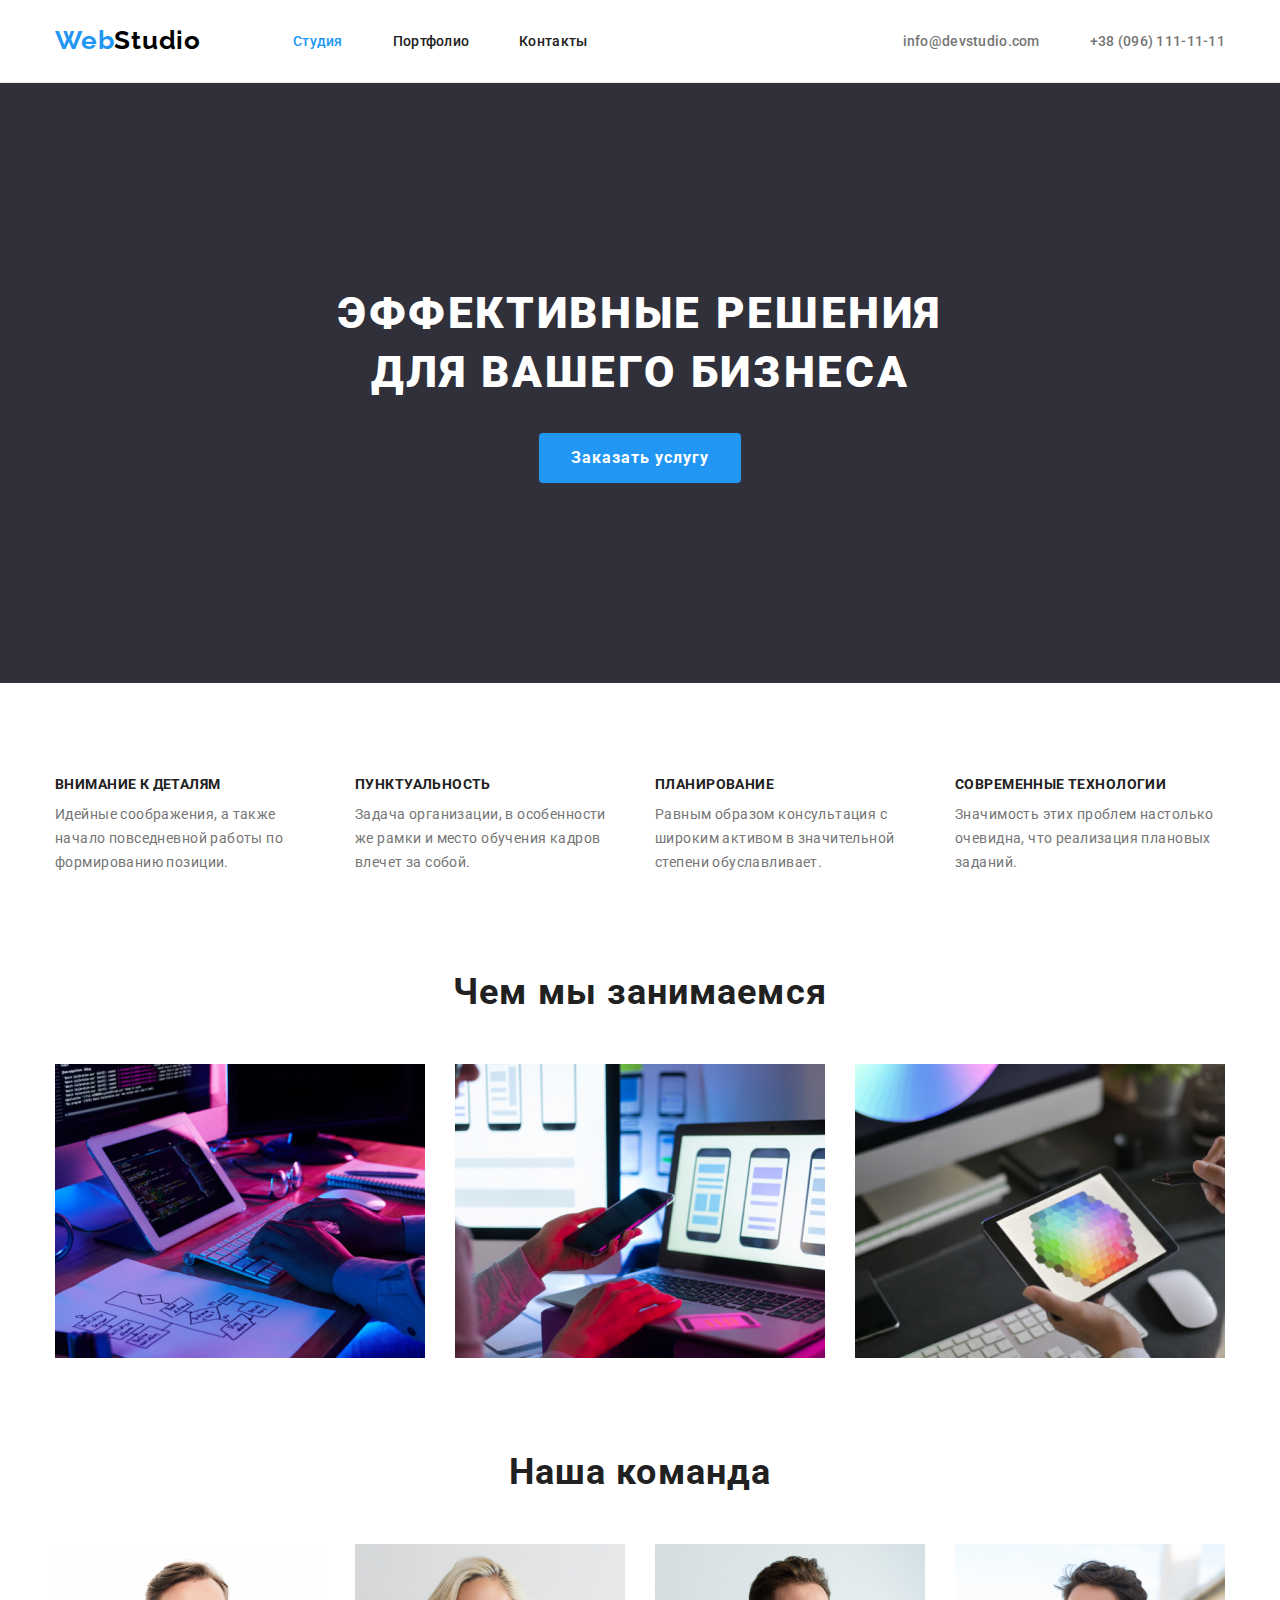
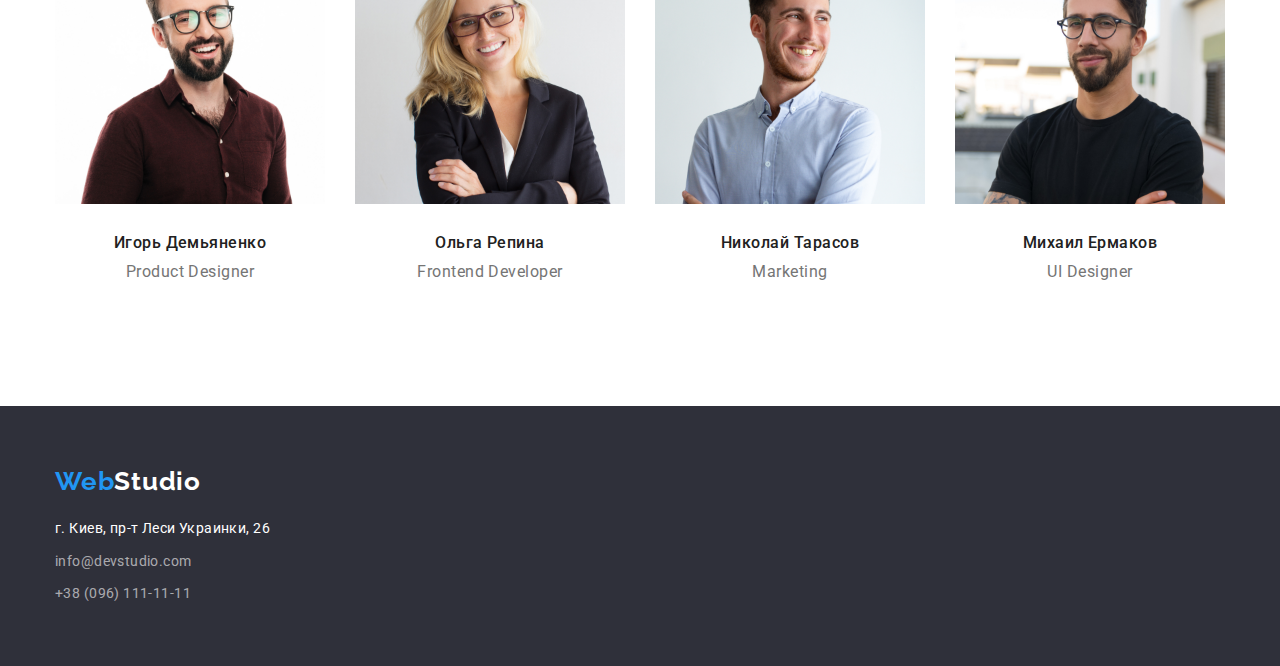
<file: index.html>
<!DOCTYPE html>
<html lang="ru">

<head>
  <meta charset="UTF-8">
  <meta name="viewport" content="width=device-width, 
  initial-scale=1.0">
  <title>WebStudio</title>
  <link rel="stylesheet" 
  href="https://cdnjs.cloudflare.com/ajax/libs/modern-normalize/1.0.0/modern-normalize.min.css">
    <link rel="preconnect" 
    href="https://fonts.gstatic.com">
    <link
      href="https://fonts.googleapis.com/css2?family=Oleo+Script&family=Raleway:wght@700&family=Roboto:wght@400;500;700;900&display=swap"
      rel="stylesheet"/>
  <link 
  rel="stylesheet" 
  href="./css/common.css" 
  />
  <link rel="stylesheet" 
  href="./css/main.css"
  />
</head>

<body class="page">
  <!-- Шапка сайта -->
  <header class="page-header">

     <div class="container">  
      <nav class="nav">

        <a href="/" lang="en" class="logo link">
          <span class="logo-web">Web</span>Studio</a>
      
        <ul class="nav-list list">
          <li class="nav-list-item">
            <a href="./index.html" class="link current">
              Студия</a>
          </li>
          <li class="nav-list-item">
            <a href="./portfolio.html" class="link">
              Портфолио</a>
          </li>
          <li class="nav-list-item">
            <a href="" class="link">
              Контакты</a>
          </li>
        </ul>
      
       </nav> 
      <!--контакты-->
      <address class="address">
        <ul class="address-list list">
          <li class="address-list-item">
            <!-- Ссылка на адрес электронной почты  -->
            <a href="mailto:info@devstudio.com" 
            class="link-mail">
              info@devstudio.com</a>
          </li>
          <li class="address-list-item">
            <!-- Ссылка на телефонный номер -->
            <a href="tel:+380961111111" 
            class="link-tel">
              +38 (096) 111-11-11</a>
          </li>
        </ul>
      </address>
     </div> 
    
  </header> 

  <main class="main">
    <!--герой-->
    <section class="hero section">

        <div class="container hero-bunner">
          <h1 class="visually-hidden">Студия создания сайтов WebStudio </h1>
          <p class="hero-title">Эффективные решения для вашего бизнеса</p>
          <button type="button" class="hero-btn">
            Заказать услугу</button>

        </div>
     
    </section>

    <!--приемущества и особенности-->
    <section class="section ">
      <!--  заголовок особенности будет скрыт -->
      
      <div class="container">
        <h2 class="visually-hidden">особенности</h2>
          <ul class="skill-list list">
            <li class="skill-item">
              <h3 class="section-title">Внимание к деталям</h3>
              <p class="text">
                Идейные соображения,
                а также начало повседневной
                работы по формированию позиции.
              </p>
            </li>
            <li class="skill-item">
              <h3 class="section-title">Пунктуальность</h3>
              <p class="text">
                Задача организации,
                в особенности же рамки и место
                обучения кадров влечет за собой.
              </p>
            </li>
            <li class="skill-item">
              <h3 class="section-title">Планирование</h3>
              <p class="text">
                Равным образом консультация
                с широким активом в значительной
                степени обуславливает.
              </p>
            </li>
            <li class="skill-item">
              <h3 class="section-title">Современные технологии</h3>
              <p class="text">
                Значимость этих проблем
                настолько очевидна, что
                реализация плановых заданий.
              </p>
            </li>
          </ul>
      </div>
      
    </section>

    <!--Примеры работ-->
    <section class="section">
      <div class="container sect">
        <h2 class="section-title-about">Чем мы занимаемся</h2>
        <ul class="work-list list">
            <li class="work-img">
              
              <img src="./images/box1.jpg" 
              alt="работа с кодом" width="370" height="294">
              
            </li>
            <li class="work-img">
              
              <img src="./images/box2.jpg" 
              alt="оптимизация для телефонов" width="370" height="294">
              
            </li>
            <li class="work-img">
              
              <img src="./images/box3.jpg" 
              alt="работа с визуалом" width="370" height="294">
              
            </li>
        </ul>
      </div>

    </section>

           <!-- команда team-->
    <section class="section">
      <div class="container team">
      <h2 class="section-title-team">Наша команда</h2>
      <ul class="work-list-team list">
      
        <li class="work-team">
          <img src="./images/card1.jpg" 
          alt="участник1" width="270" height="260">
          <div class="work-list-content">
            <p class="team-name">
              Игорь Демьяненко</p>
            <p class="team-position" lang="en">Product Designer</p>
          </div>

        </li>
        <li class="work-team">
          <img src="./images/card2.jpg" 
          alt="участник2" width="270" height="260">
          <div class="work-list-content">
            <p class="team-name">
              Ольга Репина</p>
            <p class="team-position" lang="en">Frontend Developer</p>
          </div>

        </li>
        <li class="work-team">
          <img src="./images/card3.jpg" 
          alt="участник3" width="270" height="260">
          <div class="work-list-content">
            <p class="team-name">
              Николай Тарасов</p>
            <p class="team-position" lang="en">Marketing</p>
          </div>

        </li>
        <li class="work-team">
          <img src="./images/card4.jpg" 
          alt="участник4" width="270" height="260">
          <div class="work-list-content">
            <p class="team-name">
              Михаил Ермаков</p>
            <p class="team-position" lang="en">UI Designer</p>
          </div>

        </li>

      </ul>
      </div>

    </section>
  </main>

<!-- Футер -->
  <footer class="footer">
      
      <div class="container">
        <a href="/" lang="en" 
        class="footer-logo link">
        <span class="logo-web">Web</span>Studio</a>
        <div class="foot-nav">
        <address class="footer-address">
          <ul class="footer-address-list list">
            <li class="footer-address-list-item-add">
              <a href="https://goo.gl/maps/7p2n6qCXevgdCQAM8" 
              class="link-address">
                г. Киев, пр-т Леси Украинки, 26</a>
            </li>
        
            <li class="footer-address-list-item">
              <!-- Ссылка на адрес электронной почты  -->
              <a href="mailto:info@devstudio.com" 
              class="foot-link-mail">
                info@devstudio.com</a>
            </li>
            <li class="footeraddress-list-item">
              <!-- Ссылка на телефонный номер -->
              <a href="tel:+380961111111" 
              class="foot-link-tel">
                +38 (096) 111-11-11</a>
            </li>
          </ul>
        </address>
        </div>


      </div>

  </footer>
</body>
</html>
</file>
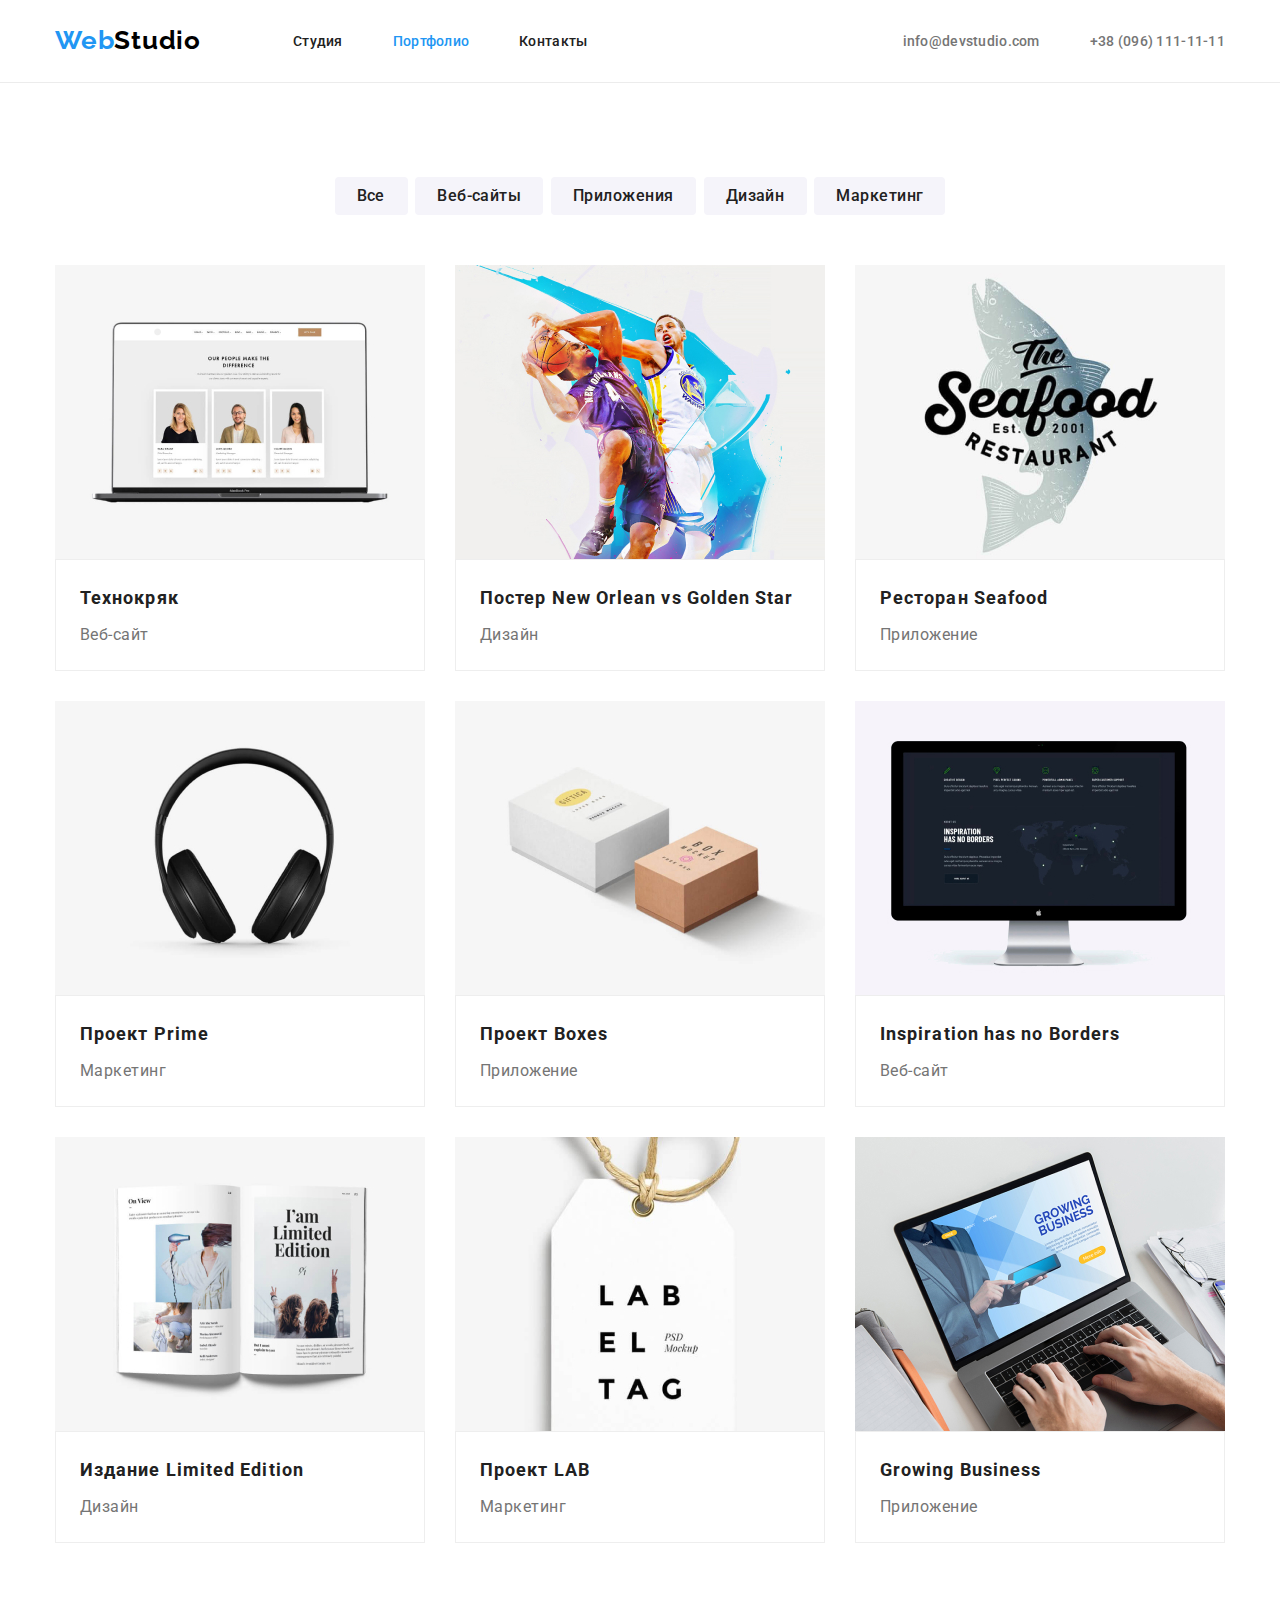
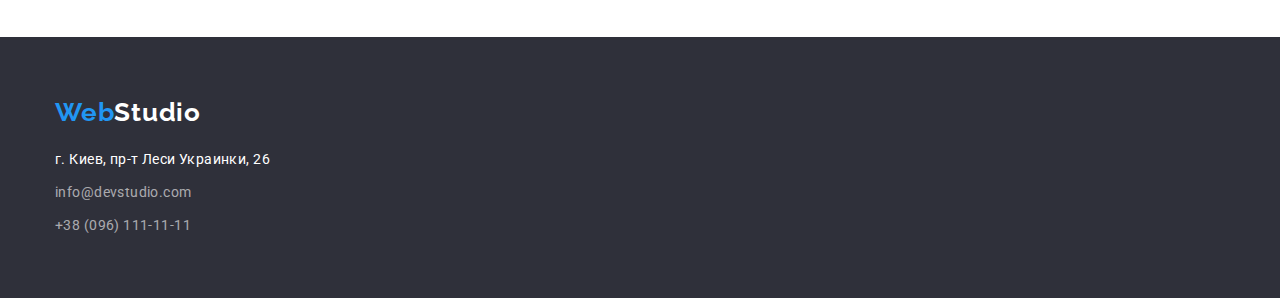
<file: portfolio.html>
<!DOCTYPE html>
<html lang="ru">
  
<head>
  <meta charset="UTF-8"/>
  <meta name="viewport" content="width=device-width, 
  initial-scale=1.0"/>
  <title>Portfolio</title>
  <link rel="stylesheet" 
  href="https://cdnjs.cloudflare.com/ajax/libs/modern-normalize/1.0.0/modern-normalize.min.css">
  <link rel="preconnect" 
  href="https://fonts.gstatic.com"/>
  <link
    href="https://fonts.googleapis.com/css2?family=Oleo+Script&family=Raleway:wght@700&family=Roboto:wght@400;500;700&display=swap"
    rel="stylesheet"/>
  <link 
  rel="stylesheet" 
  href="./css/common.css" 
  />
  <link rel="stylesheet" 
  href="./css/portfolio.css" 
  />
</head>

<body class="page">
  <!-- Шапка сайта -->
  <header class="page-header">

    <div class="container">
    <nav class="nav">

      <a href="/" lang="en" class="logo link">
        <span class="logo-web">Web</span>Studio</a>

      <ul class="nav-list list">
        <li class="nav-list-item">
          <a href="./index.html" class="link">
            Студия</a>
        </li>
        <li class="nav-list-item">
          <a href="./portfolio.html" class="link current">
            Портфолио</a>
        </li>
        <li class="nav-list-item">
          <a href="" class="link">
            Контакты</a>
        </li>
      </ul>
         
    </nav>
    <!--контакты-->
     <address class="address">
       <ul class="address-list list">
          <li class="address-list-item">
        <!-- Ссылка на адрес электронной почты  -->
        <a href="mailto:info@devstudio.com" 
        class="link-mail">
          info@devstudio.com</a>
          </li>
          <li class="address-list-item">
        <!-- Ссылка на телефонный номер -->
        <a href="tel:+380961111111" 
        class="link-tel">
          +38 (096) 111-11-11</a>
          </li>
    </ul>
  </address>
  </div>

  </header>

  <main class="main">
    <!-- фильтр -->
    <section class="portfolio container">
      <!-- filtr -->
      <div class=" fil">
      <h1 class="visually-hidden">Фильтр проектов</h1>

      <ul class="fil-list list">
        <li class="fil-list-item ">
          <button class="fil-btn fil-all" 
          type="button">
            Все
          </button>
        </li>
        <li class="fil-list-item">
          <button class="fil-btn fil-web" 
          type="button">
            Веб-сайты
          </button>
        </li>
        <li class="fil-list-item">
          <button class="fil-btn fil-applic" 
          type="button">
            Приложения
          </button>
        </li>
        <li class="fil-list-item">
          <button class="fil-btn fil-design" 
          type="button">
            Дизайн
          </button>
        </li>
        <li class="fil-list-item">
          <button class="fil-btn fil-market" 
          type="button">
            Маркетинг
          </button>
        </li>
      </ul>
      </div>

      <div class="proj">
        <h2 class="visually-hidden">Портфолио</h2>

        <ul class="proj-list list">
          <!-- === a Монитор ноутбука с лицами === -->
          <li class="proj-item">
            <a class="link" href="">
              <img src="./images/portfolio/imgtehno.jpg" 
              alt="Монитор ноутбука с лицами" width="370" height="294">
              <div class="proj-text">
                <h3 class="work-title">
                Технокряк</h3>
              <p class="work-text">
                Веб-сайт</p>
              </div>
              
            </a>
          </li>
          <!-- === b Известные баскетболисты с мячем === -->
          <li class="proj-item">
            <a class="link" href=""><img src="./images/portfolio/imgstar.jpg" 
              alt="Известные баскетболисты с мячем" width="370" height="294">
              <div class="proj-text">
                <h3 lang="en" class="work-title">
                Постер New Orlean vs Golden Star</h3>
              <p class="work-text">
                Дизайн</p>
              </div>
              
            </a>
          </li>
          <!-- === c логотип ресторана сиафуд === -->
          <li class="proj-item">
            <a class="link" href=""><img src="./images/portfolio/imgseafood.jpg" 
              alt="логотип ресторана сиафуд" width="370" height="294">
              <div class="proj-text">
                <h3 lang="en" class="work-title">
                Ресторан Seafood</h3>
              <p class="work-text">
                Приложение</p>
              </div>
              
            </a>
          </li>
          <!-- === d наушники === -->
          <li class="proj-item">
            <a class="link" href=""><img src="./images/portfolio/imgprime.jpg" 
              alt="наушники" width="370" height="294">
              <div class="proj-text">
                <h3 lang="en" class="work-title">
                Проект Prime</h3>
              <p class="work-text">
                Маркетинг</p>
              </div>
              
            </a>
          </li>
          <!-- === e две коробки на белом фоне === -->
          <li class="proj-item">
            <a class="link" href=""><img src="./images/portfolio/imgboxes.jpg" 
              alt="две коробки на белом фоне" width="370" height="294">
              <div class="proj-text">
                <h3 lang="en" class="work-title">
                Проект Boxes</h3>
              <p class="work-text">
                Приложение</p>
              </div>
              
            </a>
          </li>
          <!-- === f Монитор компа === -->
          <li class="proj-item">
            <a class="link" href=""><img src="./images/portfolio/imgnobord.jpg" 
              alt="Монитор компа" width="370" height="294">
              <div class="proj-text">
                <h3 lang="en" class="work-title">
                Inspiration has no Borders</h3>
              <p class="work-text">
                Веб-сайт</p>
              </div>
              
            </a>
          </li>
          <!-- === g раскрытый журнал === -->
          <li class="proj-item">
            <a class="link" href=""><img src="./images/portfolio/imglimedit.jpg" 
              alt="раскрытый журнал" width="370" height="294">
              <div class="proj-text">
                 <h3 lang="en" class="work-title">
                Издание Limited Edition</h3>
              <p class="work-text">
                Дизайн</p>
              </div>
             
            </a>
          </li>
          <!-- === h бирка на шнурке === -->
          <li class="proj-item">
            <a class="link" href=""><img src="./images/portfolio/imglab.jpg" 
              alt="бирка на шнурке" width="370" height="294">
              <div class="proj-text">
                <h3 class="work-title">
                Проект LAB</h3>
              <p class="work-text">
                Маркетинг</p>
              </div>
              
            </a>
          </li>
          <!-- === i Монитор ноутбука с приложением === -->
          <li class="proj-item">
            <a class="link" href=""><img src="./images/portfolio/imgbusiness.jpg" 
              alt="Монитор ноутбука с приложением" width="370"
                height="294">
                <div class="proj-text">
                  <h3 lang="en" class="work-title">
                Growing Business</h3>
              <p class="work-text">
                Приложение</p>
                </div>
              
            </a>
          </li>
        </ul>
      </div>

      </section>
    </main>
    <!-- Футер -->
    <footer class="footer">

      <div class="container">
        <a href="/" lang="en" 
        class="footer-logo link">
        <span class="logo-web">Web</span>Studio</a>
         <div class="foot-nav">
        <address class="footer-address">
          <ul class="footer-address-list list">
            <li class="footer-address-list-item-add">
              <a href="https://goo.gl/maps/7p2n6qCXevgdCQAM8" 
              class="link-address">
                г. Киев, пр-т Леси Украинки, 26</a>
            </li>
        
            <li class="footer-address-list-item">
              <!-- Ссылка на адрес электронной почты  -->
              <a href="mailto:info@devstudio.com" 
              class="foot-link-mail">
                info@devstudio.com</a>
            </li>
            <li class="footer-address-list-item">
              <!-- Ссылка на телефонный номер -->
              <a href="tel:+380961111111" 
              class="foot-link-tel">
                +38 (096) 111-11-11</a>
            </li>
          </ul>
        </address>
         </div>


      </div>
           
    </footer>
  </body>
</html>
</file>
<file: css/common.css>
:root {
  /*цвет основного текста #757575*/
  --primary-text-color: #757575;
  /* вторичный цвет  #212121 */
  --title-text-color: #212121;
  /* акцент #2196F3*/
  --accent-color: #2196f3;
  /* ==== белый цвет ======= */
  --primary-white-color: #ffffff;

  --main-font: 'Roboto', sans-serif;

  --secondary-font: 'Raleway', 'Oleo Script', sans-serif;
}
/* ============ body ========== */
body {
  background-color: var(--primary-white-color);
  color: var(--primary-text-color);
  font-family: var(--main-font);
}
/* *,
      ::after,
      ::before {margin: 0; padding: 0;}
       */
/* ul {
  list-style: none;
  text-decoration: none;
}
a {
  text-decoration: none;
  list-style: none;
} */
.list {
  list-style: none;
}
.link {
  text-decoration: none;
}

h1,
h2,
h3,
h4,
h5,
h6 {
  margin: 0;
}

ul,
ol {
  margin: 0;
  padding: 0;
}

p {
  margin: 0;
}
img {
  display: block;
}

.container {
  width: 1200px;
  padding: 0 15px;
  margin: 0 auto;
}
.section {
  margin-bottom: 94px;
  /* padding-top: 94px; */
  /* padding-bottom: 94px; */
}
.portfolio {
  padding-top: 94px;
  padding-bottom: 94px;
  /* border-left: 0px;
  border-right: 0px;
  border-top: 1px solid #ececec; */
}
/* ================ Heder ==================== */
.page-header .container {
  display: flex;
  align-items: center;
}

.page-header {
  border-bottom: 1px solid #ececec;
}

/* width: 1222px; 
    min-height: 105px;
    margin: 0 auto; */

.page-header .logo {
  margin-right: 93px;
}
.nav {
  display: flex;
  align-items: center;
}

.logo {
  display: block;
  width: 145px;
  padding-top: 24px;
  border: 0px;
  padding-bottom: 25px;
}
/* display: flex; */
.nav-list {
  display: flex;
  border: 0px;
  padding-top: 32px;
  padding-bottom: 32px;
  /* margin-left: 93px; */
}
.nav-list-item:not(:last-child) {
  margin-right: 50px;
}
.page-header .address {
  /* display: flex;*/
  margin-left: auto;
}

.address-list {
  display: flex;

  border: 0px;
  padding-top: 32px;
  padding-bottom: 32px;
}
.address-list-item:not(:last-child) {
  margin-right: 50px;
}
/* =========logo========== */

.logo {
  font-family: var(--secondary-font);
  font-style: normal;
  font-weight: 700;
  font-size: 26px;
  line-height: 1.19;
  letter-spacing: 0.03em;
  color: #000000;
}
.logo-web {
  font-family: var(--secondary-font);
  font-style: normal;
  font-weight: 700;
  font-size: 26px;
  line-height: 1.19;
  letter-spacing: 0.03em;
  color: var(--accent-color);
}
/* =========logo end ========== */

/* ============ site-nav ============ */
.nav-list .link {
  font-weight: 500;
  font-size: 14px;
  line-height: 1.14;
  letter-spacing: 0.02em;
  color: var(--title-text-color);
  text-decoration: none;
}
.link-mail {
  font-style: normal;
  font-weight: 500;
  font-size: 14px;
  line-height: 1.14;
  letter-spacing: 0.02em;
  color: var(--primary-text-color);
  text-decoration: none;
}
.link-tel {
  font-style: normal;
  font-weight: 500;
  font-size: 14px;
  line-height: 1.14;
  letter-spacing: 0.02em;
  color: var(--primary-text-color);
  text-decoration: none;
}

.nav-list .link:hover,
.nav-list .link:focus {
  color: var(--accent-color);
}

.nav-list .link.current {
  color: var(--accent-color);
}
/* ============ site-nav end ============ */

/* ================ Heder end ==================== */

/* =========== hero ============== */
/* перенесены в файл "main" этой же папки  */
/* =========== hero end ============== */
.visually-hidden {
  position: absolute;
  width: 1px;
  height: 1px;
  margin: -1px;
  border: 0;
  padding: 0;

  white-space: nowrap;
  clip-path: imset(100%);
  clip: rect(0 0 0 0);
}
/*== приемущества и особенности skill =====*/
/* перенесены в файл "main" этой же папки  */
/* ============ end sill =========== */

/* =====--Примеры работ--====== */
/* перенесены в файл "main" этой же папки  */
/* =====--Примеры работ end--====== */

/* ========== команда team ========== */
/* перенесены в файл "main" этой же папки  */
/* =====-- команда team end--====== */

/* =========-- Футер --=========== */
.footer {
  background-color: #2f303a;
  min-height: 252px;
  padding-top: 60px;
  padding-bottom: 60px;
}

.footer-logo {
  font-family: var(--secondary-font);
  font-style: normal;
  font-weight: 700;
  font-size: 26px;
  line-height: 1.19;
  letter-spacing: 0.03em;
  color: var(--primary-white-color);

  display: block;
  width: 145px;

  border: 0px;
  margin-bottom: 20px;
}

.footer-address-list {
  min-height: 81px;
}
.footer-address-list-item:nth-last-child(2) {
  /* background-color: orange; */
  margin: 9px 0;
}
.link-address {
  font-style: normal;
  font-weight: 400;
  font-size: 14px;
  line-height: 1.71;
  letter-spacing: 0.03em;
  text-decoration: none;
  color: var(--primary-white-color);
  width: 231px;
  height: 21px;
}

.foot-link-mail {
  font-style: normal;
  font-weight: 400;
  font-size: 14px;
  line-height: 1.71;
  letter-spacing: 0.03em;
  text-decoration: none;
  color: rgba(255, 255, 255, 0.6);
  width: 231px;
  height: 21px;
}
.foot-link-tel {
  font-style: normal;
  font-weight: 400;
  font-size: 14px;
  line-height: 1.71;
  letter-spacing: 0.03em;
  text-decoration: none;
  color: rgba(255, 255, 255, 0.6);
  width: 231px;
  height: 21px;
}

/* =========-- Футер end --=========== */

/* ==============WORK=========== */

.navigation-list-link.current {
  color: var(--accent-color);
}

/* =======portfolio filtr=========== */
/* .portfolio-list {
  display: flex;
} */

/* projects */
</file>
<file: css/main.css>
/* цвет логотипа #2196F3 и #000000 */
/* белый #ffffff */
/* фон #e5e5e5  и f5f4fa */

/* =========== hero ============== */
.hero {
  min-height: 600px;
  background-color: #2f303a;
  display: flex;
  justify-content: center;
  align-items: center;
  /* padding: 200px auto 280px; */
}

/* .hero-bunner {
  
} */

.hero-title {
  color: #ffffff;
  font-weight: 900;
  font-size: 44px;
  line-height: 1.36;
  text-align: center;
  letter-spacing: 0.06em;
  text-transform: uppercase;
  width: 696px;
  margin: auto;
}

.hero-btn {
  min-width: 200px;
  height: 50px;
  border: 0;
  cursor: pointer;
  border-radius: 4px;

  font-weight: 700;
  font-size: 16px;
  line-height: 1.87;
  letter-spacing: 0.06em;

  margin: auto;
  margin-top: 30px;
  display: flex;
  align-items: center;
  text-align: center;
  padding: 10px 32px;
  /* box-shadow: 0px 4px 4px rgba(0, 0, 0, 0.15); */
  color: #ffffff;
  background-color: var(--accent-color);
}

/* .hero-btn:hover,
       .hero-btn:focus {

}     */
/* =========== hero end ============== */
/* =========== section =========== */
.section {
  /* padding-top: 94px;*/
  /* padding-bottom: 94px; */
}
/*--приемущества и особенности-->*/ /* ========= skill ========= */
.skill-list {
  color: var(--primary-text-color);
  display: flex;
  flex-wrap: wrap;
  /* margin-top: 94px;
  margin-bottom: 94px; */
  margin-left: -30px;
  padding: 0;

  /* outline: 1px solid; */
}
.skill-item {
  min-height: 101px;
  width: 270px;

  margin-left: 30px;
  flex-basis: calc(100% / 4 -30px);
  /* outline: 1px solid; */
  /*  
      height: 101px;
     .skill-item:not(:last-child) {
     margin-top: 30px;
        */
}
/* 
*/

.skill-item .section-title {
  font-weight: 700;
  font-size: 14px;
  line-height: 1.14;
  letter-spacing: 0.03em;
  text-transform: uppercase;
  color: var(--title-text-color);
}
.text {
  margin-top: 10px;

  font-weight: 400;
  font-size: 14px;
  line-height: 1.71;
  letter-spacing: 0.03em;
  color: var(--primary-text-color);
}

/* ========= skill end ========= */

/* ============ <!--Примеры работ--> ============ */

.work-list {
  display: flex;
  margin-top: 50px;
  /* margin-bottom: 94px; */
}
.work-list .work-img:not(:last-child) {
  margin-right: 30px;
  padding: 0;
  border: 0;
}
.section-title-about,
.section-title-team {
  font-weight: 700;
  font-size: 36px;
  line-height: 1.16;
  text-align: center;
  letter-spacing: 0.03em;
  color: var(--title-text-color);
}
/* ============ <!--Примеры работ end--> ============ */

/* ========== команда team ========== */
.section-title-team {
  /* margin-top: 188px; */
  margin-bottom: 50px;
}
.work-list-team {
  /* margin-bottom: 94px; */
  display: flex;
  justify-content: space-between;
}
.team-name {
  margin-bottom: 10px;
}
.work-list-content {
  padding-top: 30px;
  padding-bottom: 30px;
}
/* .work-list-team .work-team:not(:last-child) {
  margin-right: 30px;
  padding: 0;
  border: 0;
} */
.work-list-team .team-name {
  font-weight: 500;
  font-size: 16px;
  line-height: 1.18;
  letter-spacing: 0.03em;
  color: var(--title-text-color);
  text-align: center;
}
.team-position {
  font-weight: 400;
  font-size: 16px;
  line-height: 1.18;
  letter-spacing: 0.03em;
  color: var(--primary-text-color);
  text-align: center;
}
/* ========== examples ======== */
</file>
<file: css/portfolio.css>
/* .portfolio {
  margin: 94px 0;
  border: 0;
} */
/* ===============filtr========== */
.fil {
  width: 611px;
  height: 54px;
  border: 0;
  margin: 0 auto 34px;
}
.fil-list {
  display: flex;
  border: 0;

  /* height: 54px; */
  justify-content: space-between;
}

.fil-all {
  min-width: 73px;
}

.fil-web {
  min-width: 128px;
}

.fil-applic {
  min-width: 145px;
}

.fil-design {
  min-width: 103px;
}
.fil-market {
  min-width: 130px;
}
.fil-btn {
  height: 38px;
  cursor: pointer;
  border: 0;
  border-radius: 4px;
  padding: 6px 22px;

  /* height: 38; */

  font-weight: 500;
  font-size: 16px;
  line-height: 1.625;
  letter-spacing: 0.03em;
  text-align: center;

  display: flex;
  justify-content: space-between;
  color: var(--title-text-color);
  background-color: #f5f4fa;
}
.fil-list :hover,
.fil-list :focus {
  color: var(--primary-white-color);
  background-color: var(--accent-color);
  border-radius: 4px;
  border: 0;
}
/* ===============filtr end========== */
/* ===============project================ */
.proj-list {
  display: flex;
  flex-wrap: wrap;
  margin-left: -30px;
  margin-top: -30px;
}
.proj-list > .proj-item {
  margin-left: 30px;
  margin-top: 30px;
  flex-basis: calc(100% / 3 -30px);
  border: 0;
  /* box-sizing: border-box; */
}
.proj-text {
  border: 01px solid #eeeeee;
  padding: 20px 24px;
}
.work-text {
  border: 0;
  margin-top: 4px;
}
.work-title {
  font-weight: 700;
  font-size: 18px;
  line-height: 2;
  letter-spacing: 0.06em;
  color: var(--title-text-color);
}

.work-text {
  font-weight: 400;
  font-size: 16px;
  line-height: 1.87;
  letter-spacing: 0.03em;
  color: var(--primary-text-color);
}
</file>
